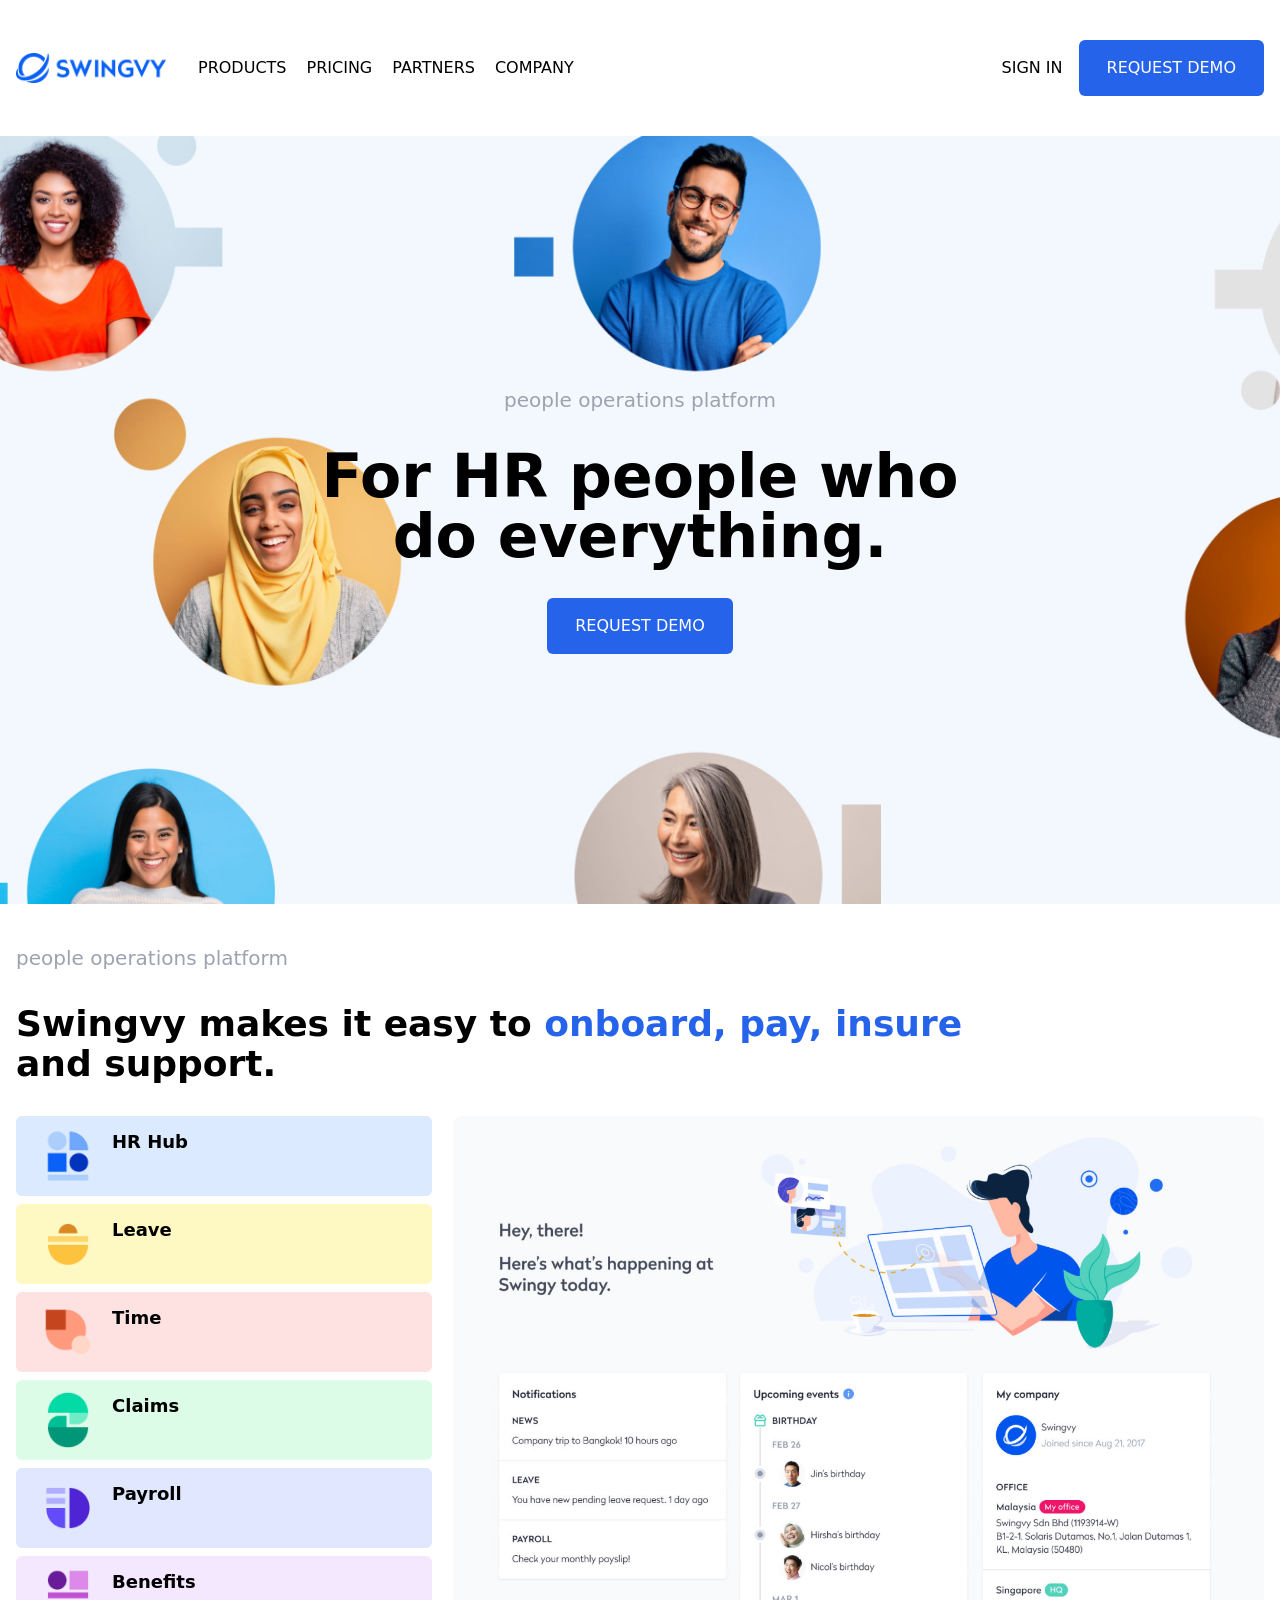
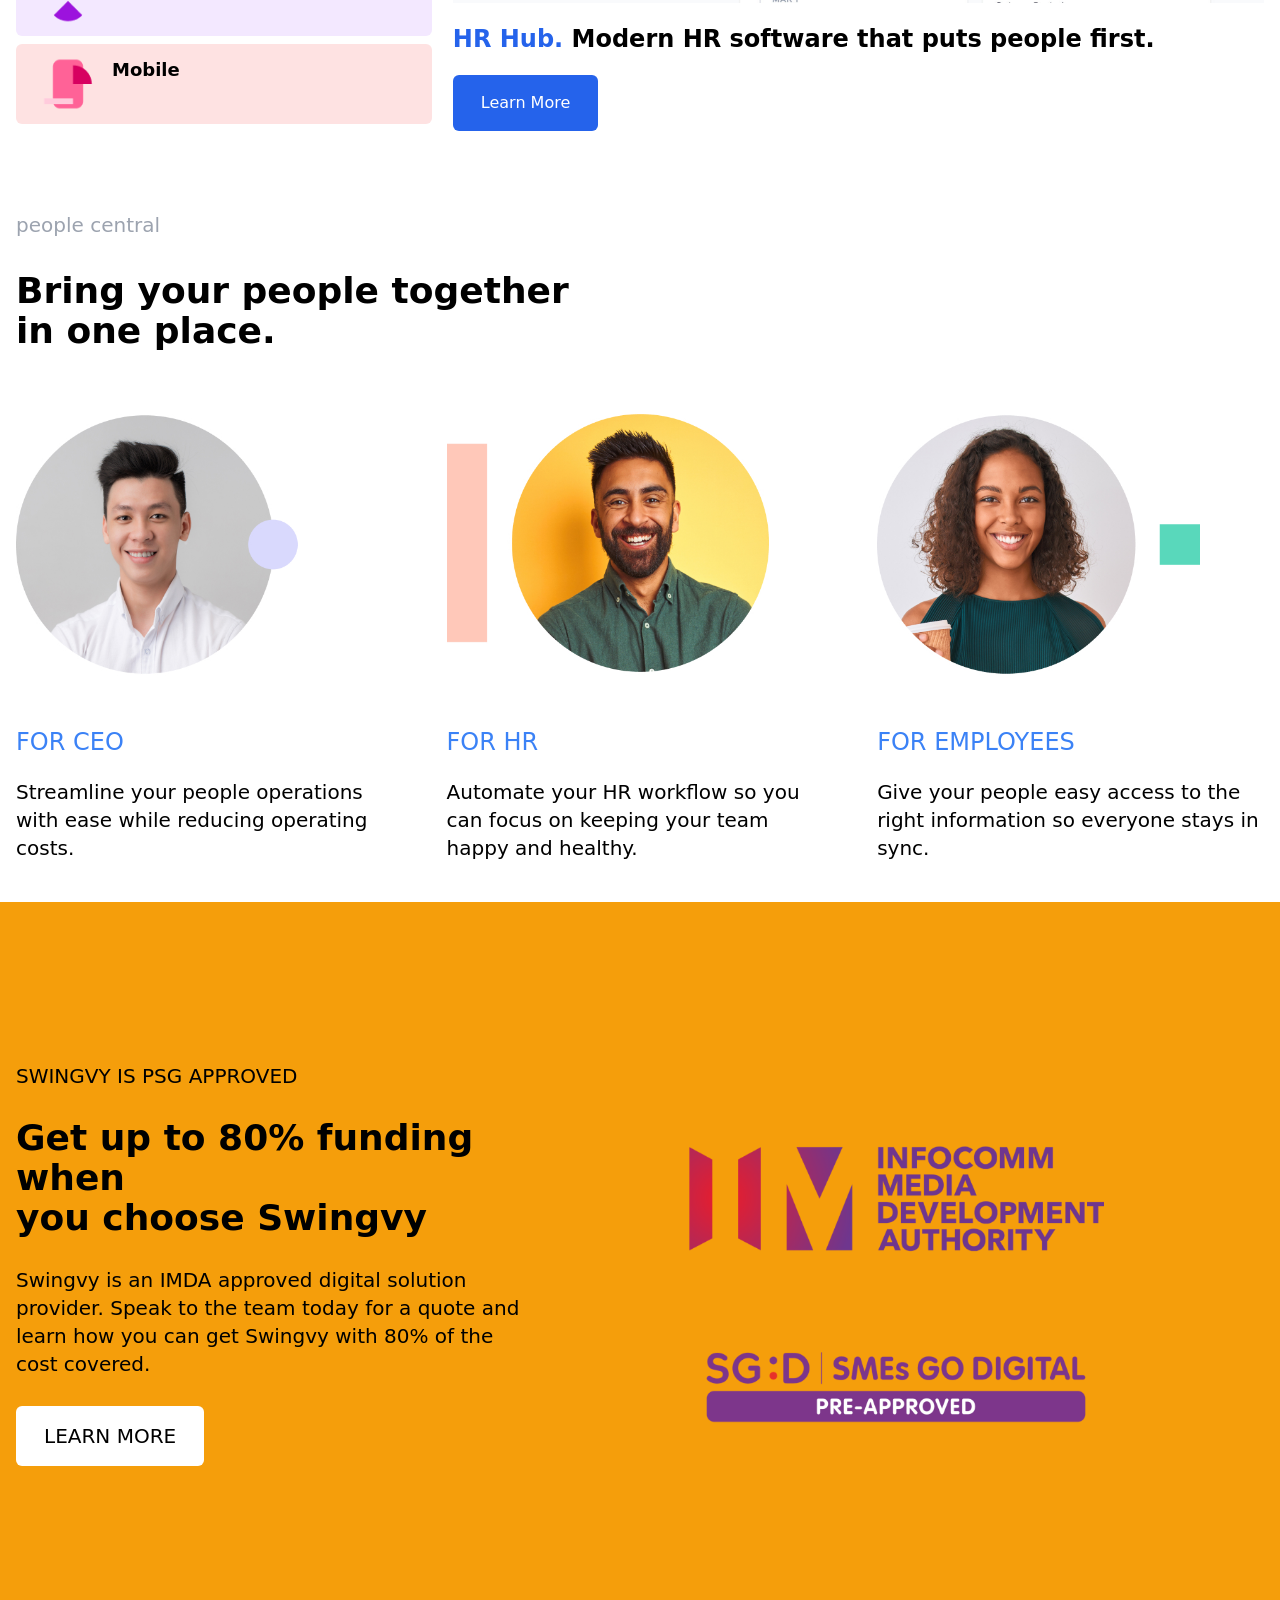
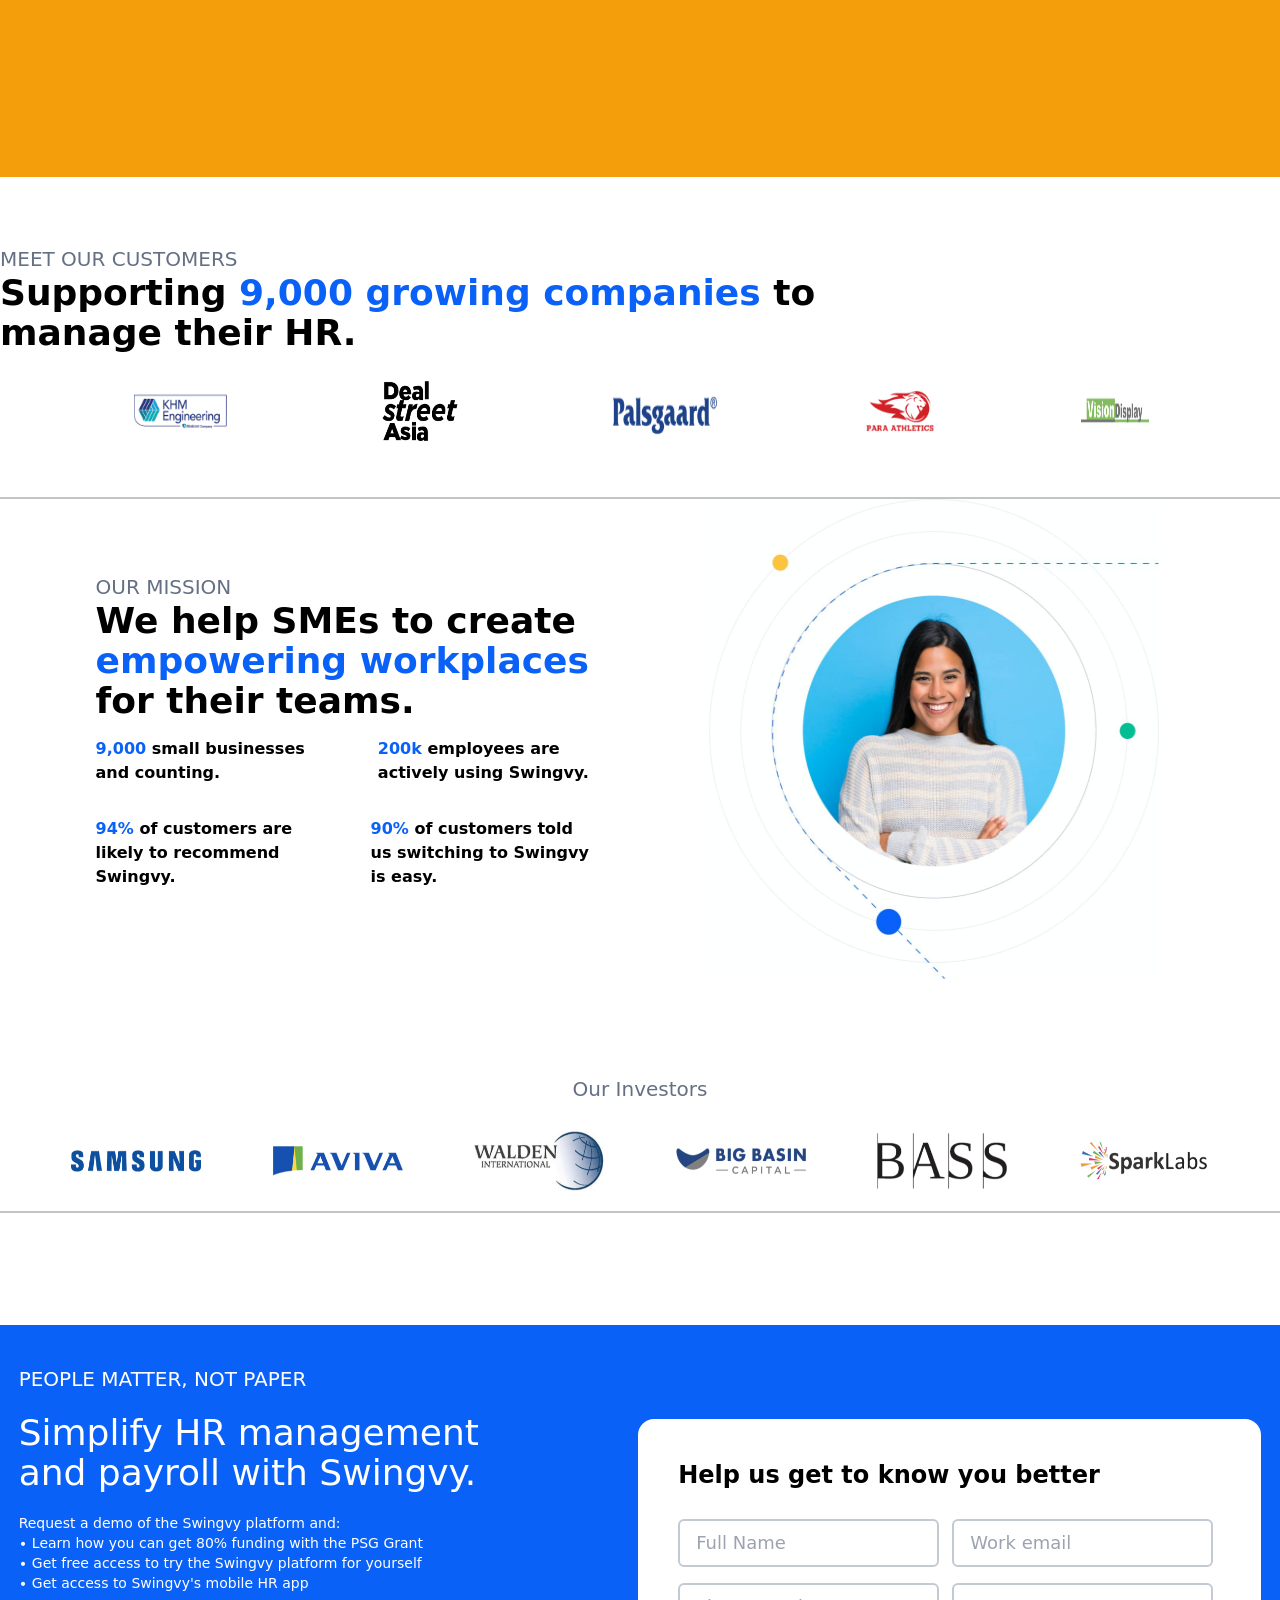
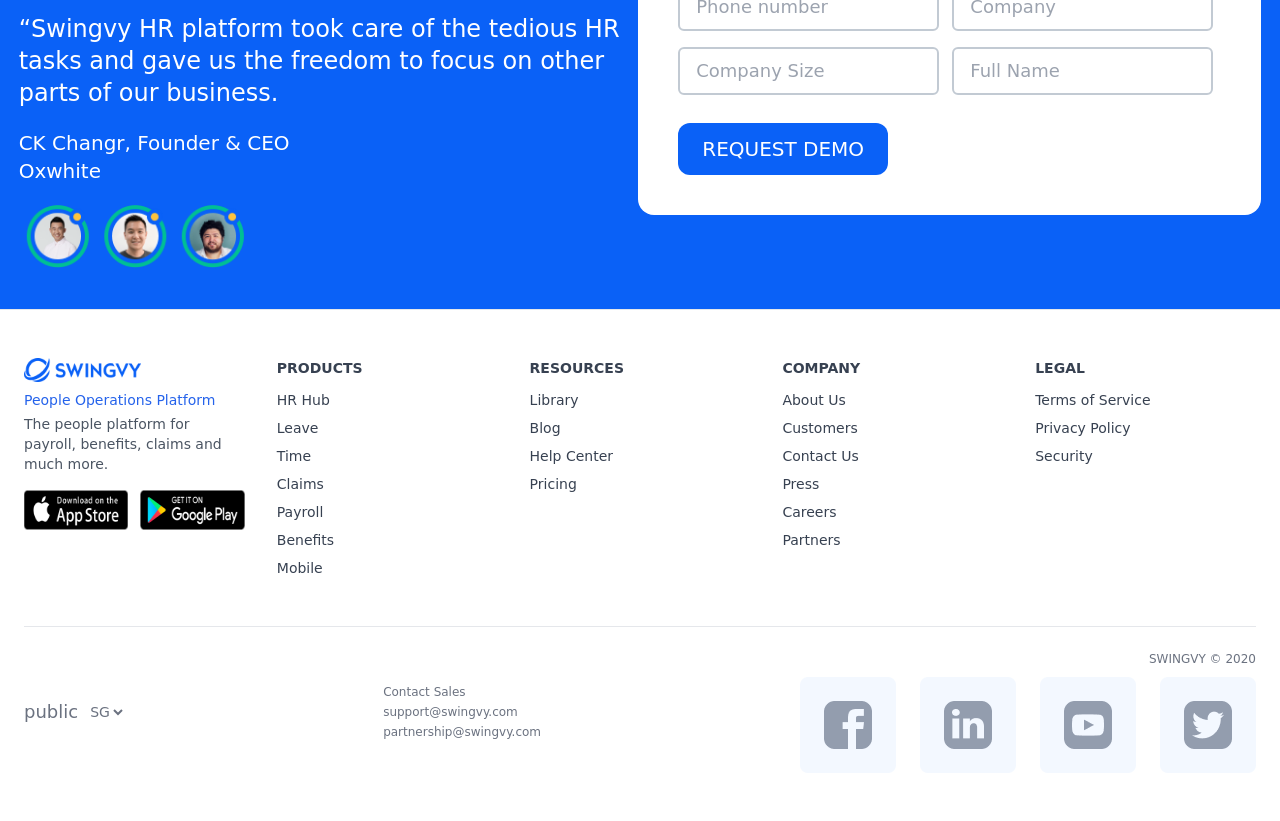
<file: index.html>
<!DOCTYPE html>
<html lang="en">

<head>
    <meta charset="UTF-8">
    <meta name="viewport" content="width=device-width, initial-scale=1.0">
    <title>Document</title>
    <link rel="stylesheet" href="./src/output.css">
</head>

<body>
     <header>
        <nav class="flex px-4 py-10 gap-8 max-w-7xl m-auto items-center justify-between">
            <div class="flex items-center gap-8">
                <img src="./src/img/image.png" class="w-[150px]" alt="">
                <ul class="flex gap-5">
                    <li>PRODUCTS</li>
                    <li>PRICING</li>
                    <li>PARTNERS</li>
                    <li>COMPANY</li>
                </ul>
            </div>
            <div class="flex items-center gap-4">
                <p>SIGN IN</p>
                <button class="bg-blue-600 py-4 px-7 text-white rounded-md">REQUEST DEMO</button>
            </div>
        </nav>

        <div class="back1">
            <section class="flex flex-col px-4 py-[250px] gap-8 max-w-7xl m-auto items-center justify-between">
                <p class="text-xl text-center text-gray-400">people operations platform</p>
                <h1 class="text-center text-6xl font-semibold">For HR people who <br> do everything.</h1>
                <button class="bg-blue-600 py-4 px-7 text-white rounded-md">REQUEST DEMO</button>
            </section>
        </div>
    </header>


    <section class="flex flex-col px-4 py-10 gap-8 max-w-7xl m-auto items-start justify-between">
        <p class="text-xl text-gray-400">people operations platform</p>
        <h2 class="text-4xl font-semibold">Swingvy makes it easy to
            <span class="text-blue-600">onboard, pay, insure</span>
            <br>and support.
        </h2>
        <div class="flex justify-between w-full">
            <aside class="flex flex-col w-1/3 gap-2">
                <article class="space-x-4 flex py-3 px-6 w-full rounded-md bg-blue-100">
                    <img src="./src/img/image copy.png" alt="" class="w-14">
                    <h4 class="text-lg font-semibold">HR Hub</h4>
                </article>
                <article class="space-x-4 flex py-3 px-6 w-full rounded-md bg-yellow-100">
                    <img src="src/img/image copy 2.png" alt="" class="w-14">
                    <h4 class="text-lg font-semibold">Leave</h4>
                </article>
                <article class="space-x-4 flex py-3 px-6 w-full rounded-md bg-red-100">
                    <img src="src/img/image copy 3.png" alt="" class="w-14">
                    <h4 class="text-lg font-semibold">Time</h4>
                </article>
                <article class="space-x-4 flex py-3 px-6 w-full rounded-md bg-green-100">
                    <img src="src/img/image copy 4.png" alt="" class="w-14">
                    <h4 class="text-lg font-semibold">Claims</h4>
                </article>
                <article class="space-x-4 flex py-3 px-6 w-full rounded-md bg-indigo-100">
                    <img src="src/img/image copy 5.png" alt="" class="w-14">
                    <h4 class="text-lg font-semibold">Payroll</h4>
                </article>
                <article class="space-x-4 flex py-3 px-6 w-full rounded-md bg-purple-100">
                    <img src="src/img/image copy 6.png" alt="" class="w-14">
                    <h4 class="text-lg font-semibold">Benefits</h4>
                </article>
                <article class="space-x-4 flex py-3 px-6 w-full rounded-md bg-red-100">
                    <img src="src/img/image copy 7.png" alt="" class="w-14">
                    <h4 class="text-lg font-semibold">Mobile</h4>
                </article>
            </aside>
            <div class="flex flex-col gap-5 w-[65%]">
                <img src="./src/img/image copy 8.png" alt="" class="w-full">
                <h2 class="text-2xl font-semibold">
                    <span class="text-blue-600">HR Hub.</span>
                    Modern HR software that puts people first.
                </h2>
                <button class="bg-blue-600 py-4 px-7 w-fit text-white rounded-md">Learn More</button>

            </div>
        </div>
    </section>

    <section class="flex flex-col px-4 py-10 gap-8 max-w-7xl m-auto items-start justify-between">
        <p class="text-xl text-gray-400">people central</p>
        <h2 class="text-4xl font-semibold">Bring your people together
            <br> in one place.
        </h2>
        <div class="flex flex-row gap-6 justify-between w-full">
            <article class="flex flex-col gap-5 items-start w-[31%]">
                <img src="./src/img/image copy 9.png" class="w-5/6" alt="">
                <h3 class="text-2xl text-blue-500">FOR CEO</h3>
                <p class="text-xl">Streamline your people operations with ease while reducing operating costs.
                </p>
            </article>
            <article class="flex flex-col gap-5 items-start w-[31%]">
                <img src="src/img/image copy 10.png" class="w-5/6" alt="">
                <h3 class="text-2xl text-blue-500">FOR HR</h3>
                <p class="text-xl">Automate your HR workflow so you can focus on keeping your team happy and
                    healthy.</p>
            </article>
            <article class="flex flex-col gap-5 items-start w-[31%]">
                <img src="src/img/image copy 11.png" class="w-5/6" alt="">
                <h3 class="text-2xl text-blue-500">FOR EMPLOYEES</h3>
                <p class="text-xl">Give your people easy access to the right information so everyone stays in
                    sync.</p>
            </article>
        </div>
    </section>
    <div class="bg-amber-500 pb-10">
        <section class="flex flex-col px-4 pt-40 gap-8 max-w-7xl m-auto items-start justify-between lg:flex-row">
            <aside class="flex flex-col w-full lg:w-5/12 gap-7">
                <p class="text-xl ">SWINGVY IS PSG APPROVED</p>
                <h2 class="text-4xl font-semibold">Get up to 80% funding when
                    <br> you choose Swingvy
                </h2>
                <p class="text-xl">Swingvy is an IMDA approved digital solution provider. Speak to the
                    team today for a quote and learn how you can get Swingvy with 80% of the cost covered.</p>
                <button class="bg-white text-xl py-4 px-7 rounded-md w-fit">LEARN MORE</button>
            </aside>
            <img src="src/img/image copy 12.png" class="w-1/3 mr-40" alt="">
        </section>
    </div>

    <section class="max-w-7xl mx-auto py-7 border-b-2 border-[#C4C4C4] mt-10">
        <div>
            <h1 class="text-[#657085] text-xl font-thin">MEET OUR CUSTOMERS</h1>
            <h1 class="text-4xl font-bold">Supporting<span class="text-[#0A61F7]"> 9,000 growing companies
                </span>to<br>manage their HR.</h1>
        </div>
        <div class="flex items-center justify-evenly py-7">
            <img src="./src/img/1.png" alt="" class="h-[60px] w-[100px]">
            <img src="./src/img/2.png" alt="" class="h-[60px] w-[120px]">
            <img src="./src/img/3.png" alt="" class="h-[60px] w-[110px]">
            <img src="./src/img/4.png" alt="" class="h-[60px] w-[100px]">
            <img src="./src/img/5.png" alt="" class="h-[30px] w-[70px]">
        </div>
    </section>

    <section class="max-w-7xl mx-auto flex items-center justify-evenly">
        <aside>
            <div>
                <h1 class="text-[#657085] text-xl font-thin">OUR MISSION</h1>
                <h1 class="text-4xl font-bold">We help SMEs to create
                    <br><span class="text-[#0A61F7]"> empowering workplaces </span>
                    <br>for their teams.
                </h1>
            </div>
            <div class="flex justify-between py-4">
                <h1 class="text-md text-black font-semibold"><span class="text-[#0A61F7]">9,000</span> small
                    businesses<br>and counting.</h1>
                <h1 class="text-md text-black font-semibold"><span class="text-[#0A61F7]">200k</span> employees
                    are<br>actively using Swingvy.</h1>
            </div>
            <div class="flex justify-between py-4">
                <h1 class="text-md text-black font-semibold"><span class="text-[#0A61F7]">94%</span> of customers
                    are<br>likely to recommend<br>Swingvy.</h1>
                <h1 class="text-md text-black font-semibold"><span class="text-[#0A61F7]">90%</span> of customers
                    told<br>us switching to Swingvy<br>is easy.</h1>
            </div>
        </aside>
        <div>
            <img src="./src/img/6.png" alt="" class="h-[480px] w-[500px]">
        </div>
    </section>

    <section class="max-w-7xl mx-auto py-8 pb-28">
        <h1 class="pt-16 font-thin text-[#657085] text-xl text-center pb-7">Our Investors</h1>
        <div class="flex items-center max-w-7xl mx-auto justify-evenly border-b-2 border-[#C4C4C4] pb-5">
            <img src="./src/img/7.png" alt="" class="w-[130px] h-[60px]">
            <img src="./src/img/8.png" alt="" class="w-[130px] h-[60px]">
            <img src="./src/img/9.png" alt="" class="w-[130px] h-[60px]">
            <img src="./src/img/10.png" alt="" class="w-[130px] h-[60px]">
            <img src="./src/img/11.png" alt="" class="w-[130px] h-[60px]">
            <img src="./src/img/12.png" alt="" class="w-[130px] h-[60px]">
        </div>
    </section>

    <footer class="bg-[#0A61F7] text-white flex justify-evenly items-center py-10">
        <aside>
            <h1 class="text-xl font-normal pb-5">PEOPLE MATTER, NOT PAPER</h1>
            <h1 class="text-4xl font-normal pb-5">Simplify HR management<br>and payroll with Swingvy.</h1>
            <div>
                <h1 class="text-sm font-thin">Request a demo of the Swingvy platform and:</h1>
                <h1 class="text-sm font-thin">∙ Learn how you can get 80% funding with the PSG Grant</h1>
                <h1 class="text-sm font-thin">∙ Get free access to try the Swingvy platform for yourself</h1>
                <h1 class="text-sm font-thin pb-5">∙ Get access to Swingvy's mobile HR app</h1>
            </div>
            <h1 class="text-2xl font-normal pb-5">“Swingvy HR platform took care of the tedious HR<br>tasks and gave us
                the freedom to focus on
                other<br>parts of our business.</h1>
            <h1 class="text-xl font-normal">CK Changr, Founder & CEO<br>Oxwhite</h1>
            <img src="./src/img/13.png" alt="" class="w-[500px] h-[64px] mt-5">
        </aside>

        <form action="" class="text-black bg-white px-10 py-10 rounded-2xl">
            <h1 class="text-2xl font-semibold">Help us get to know you better</h1>
            <div class="mt-5">
                <input type="text" placeholder="Full Name"
                    class="text-[#575757] border-2 my-2 w-fit px-4 py-2 border-[#C2CAD3] rounded-md text-lg mr-2">
                <input type="text" placeholder="Work email"
                    class="text-[#575757] border-2 my-2 w-fit px-4 py-2 border-[#C2CAD3] rounded-md text-lg mr-2">
            </div>
            <div>
                <input type="text" placeholder="Phone number"
                    class="text-[#575757] border-2 my-2 w-fit px-4 py-2 border-[#C2CAD3] rounded-md text-lg mr-2">
                <input type="text" placeholder="Company"
                    class="text-[#575757] border-2 my-2 w-fit px-4 py-2 border-[#C2CAD3] rounded-md text-lg mr-2">
            </div>
            <div>
                <input type="text" placeholder="Company Size"
                    class="text-[#575757] border-2 my-2 w-fit px-4 py-2 border-[#C2CAD3] rounded-md text-lg mr-2">
                <input type="text" placeholder="Full Name"
                    class="text-[#575757] border-2 my-2 w-fit px-4 py-2 border-[#C2CAD3] rounded-md text-lg mr-2">
            </div>
            <button class="text-xl text-white bg-[#0A61F7] px-6 py-3 rounded-xl mt-5">REQUEST DEMO</button>
        </form>
    </footer>

    <footer class="bg-white text-gray-700 text-sm border-t">
        <div class="max-w-7xl mx-auto px-6 py-12">
            <div class="grid grid-cols-1 md:grid-cols-5 gap-8">
                <div class="md:col-span-1">
                    <div class="mb-4">
                        <img src="./src/img/14.png" alt="Swingvy Logo" class="h-6 mb-2">
                        <h2 class="text-blue-600 font-medium">People Operations Platform</h2>
                        <p class="mt-1 text-gray-600">The people platform for payroll, benefits, claims and much more.
                        </p>
                    </div>
                    <div class="flex space-x-3 mt-4">
                        <a href="#"><img src="./src/img/15.png" alt="App Store" class="h-10"></a>
                        <a href="#"><img src="./src/img/16.png" alt="Google Play" class="h-10"></a>
                    </div>
                </div>

                <div>
                    <h3 class="font-semibold mb-3">PRODUCTS</h3>
                    <ul class="space-y-2">
                        <li><a href="#" class="hover:underline">HR Hub</a></li>
                        <li><a href="#" class="hover:underline">Leave</a></li>
                        <li><a href="#" class="hover:underline">Time</a></li>
                        <li><a href="#" class="hover:underline">Claims</a></li>
                        <li><a href="#" class="hover:underline">Payroll</a></li>
                        <li><a href="#" class="hover:underline">Benefits</a></li>
                        <li><a href="#" class="hover:underline">Mobile</a></li>
                    </ul>
                </div>

                <div>
                    <h3 class="font-semibold mb-3">RESOURCES</h3>
                    <ul class="space-y-2">
                        <li><a href="#" class="hover:underline">Library</a></li>
                        <li><a href="#" class="hover:underline">Blog</a></li>
                        <li><a href="#" class="hover:underline">Help Center</a></li>
                        <li><a href="#" class="hover:underline">Pricing</a></li>
                    </ul>
                </div>

                <div>
                    <h3 class="font-semibold mb-3">COMPANY</h3>
                    <ul class="space-y-2">
                        <li><a href="#" class="hover:underline">About Us</a></li>
                        <li><a href="#" class="hover:underline">Customers</a></li>
                        <li><a href="#" class="hover:underline">Contact Us</a></li>
                        <li><a href="#" class="hover:underline">Press</a></li>
                        <li><a href="#" class="hover:underline">Careers</a></li>
                        <li><a href="#" class="hover:underline">Partners</a></li>
                    </ul>
                </div>

                <div>
                    <h3 class="font-semibold mb-3">LEGAL</h3>
                    <ul class="space-y-2">
                        <li><a href="#" class="hover:underline">Terms of Service</a></li>
                        <li><a href="#" class="hover:underline">Privacy Policy</a></li>
                        <li><a href="#" class="hover:underline">Security</a></li>
                    </ul>
                </div>
            </div>

            <div
                class="border-t mt-12 pt-6 flex flex-col md:flex-row justify-between items-start md:items-center text-gray-500 text-xs">
                <div class="flex items-center space-x-2 mb-4 md:mb-0">
                    <span class="material-icons text-lg">public</span>
                    <select class="bg-transparent text-sm">
                        <option>SG</option>
                    </select>
                </div>

                <div class="space-y-1 mb-4 md:mb-0">
                    <p>Contact Sales</p>
                    <p><a href="mailto:support@swingvy.com">support@swingvy.com</a></p>
                    <p><a href="mailto:partnership@swingvy.com">partnership@swingvy.com</a></p>
                </div>


                <div class="text-right">
                    <p class="mb-2">SWINGVY © 2020</p>
                    <div class="flex space-x-3">
                        <img src="./src/img/17.png" alt="">
                    </div>
                </div>
            </div>
        </div>
    </footer>

</body>

</html>
</file>
<file: src/output.css>
*, ::before, ::after {
  --tw-border-spacing-x: 0;
  --tw-border-spacing-y: 0;
  --tw-translate-x: 0;
  --tw-translate-y: 0;
  --tw-rotate: 0;
  --tw-skew-x: 0;
  --tw-skew-y: 0;
  --tw-scale-x: 1;
  --tw-scale-y: 1;
  --tw-pan-x:  ;
  --tw-pan-y:  ;
  --tw-pinch-zoom:  ;
  --tw-scroll-snap-strictness: proximity;
  --tw-gradient-from-position:  ;
  --tw-gradient-via-position:  ;
  --tw-gradient-to-position:  ;
  --tw-ordinal:  ;
  --tw-slashed-zero:  ;
  --tw-numeric-figure:  ;
  --tw-numeric-spacing:  ;
  --tw-numeric-fraction:  ;
  --tw-ring-inset:  ;
  --tw-ring-offset-width: 0px;
  --tw-ring-offset-color: #fff;
  --tw-ring-color: rgb(59 130 246 / 0.5);
  --tw-ring-offset-shadow: 0 0 #0000;
  --tw-ring-shadow: 0 0 #0000;
  --tw-shadow: 0 0 #0000;
  --tw-shadow-colored: 0 0 #0000;
  --tw-blur:  ;
  --tw-brightness:  ;
  --tw-contrast:  ;
  --tw-grayscale:  ;
  --tw-hue-rotate:  ;
  --tw-invert:  ;
  --tw-saturate:  ;
  --tw-sepia:  ;
  --tw-drop-shadow:  ;
  --tw-backdrop-blur:  ;
  --tw-backdrop-brightness:  ;
  --tw-backdrop-contrast:  ;
  --tw-backdrop-grayscale:  ;
  --tw-backdrop-hue-rotate:  ;
  --tw-backdrop-invert:  ;
  --tw-backdrop-opacity:  ;
  --tw-backdrop-saturate:  ;
  --tw-backdrop-sepia:  ;
  --tw-contain-size:  ;
  --tw-contain-layout:  ;
  --tw-contain-paint:  ;
  --tw-contain-style:  ;
}

::backdrop {
  --tw-border-spacing-x: 0;
  --tw-border-spacing-y: 0;
  --tw-translate-x: 0;
  --tw-translate-y: 0;
  --tw-rotate: 0;
  --tw-skew-x: 0;
  --tw-skew-y: 0;
  --tw-scale-x: 1;
  --tw-scale-y: 1;
  --tw-pan-x:  ;
  --tw-pan-y:  ;
  --tw-pinch-zoom:  ;
  --tw-scroll-snap-strictness: proximity;
  --tw-gradient-from-position:  ;
  --tw-gradient-via-position:  ;
  --tw-gradient-to-position:  ;
  --tw-ordinal:  ;
  --tw-slashed-zero:  ;
  --tw-numeric-figure:  ;
  --tw-numeric-spacing:  ;
  --tw-numeric-fraction:  ;
  --tw-ring-inset:  ;
  --tw-ring-offset-width: 0px;
  --tw-ring-offset-color: #fff;
  --tw-ring-color: rgb(59 130 246 / 0.5);
  --tw-ring-offset-shadow: 0 0 #0000;
  --tw-ring-shadow: 0 0 #0000;
  --tw-shadow: 0 0 #0000;
  --tw-shadow-colored: 0 0 #0000;
  --tw-blur:  ;
  --tw-brightness:  ;
  --tw-contrast:  ;
  --tw-grayscale:  ;
  --tw-hue-rotate:  ;
  --tw-invert:  ;
  --tw-saturate:  ;
  --tw-sepia:  ;
  --tw-drop-shadow:  ;
  --tw-backdrop-blur:  ;
  --tw-backdrop-brightness:  ;
  --tw-backdrop-contrast:  ;
  --tw-backdrop-grayscale:  ;
  --tw-backdrop-hue-rotate:  ;
  --tw-backdrop-invert:  ;
  --tw-backdrop-opacity:  ;
  --tw-backdrop-saturate:  ;
  --tw-backdrop-sepia:  ;
  --tw-contain-size:  ;
  --tw-contain-layout:  ;
  --tw-contain-paint:  ;
  --tw-contain-style:  ;
}

/*
! tailwindcss v3.4.17 | MIT License | https://tailwindcss.com
*/

/*
1. Prevent padding and border from affecting element width. (https://github.com/mozdevs/cssremedy/issues/4)
2. Allow adding a border to an element by just adding a border-width. (https://github.com/tailwindcss/tailwindcss/pull/116)
*/

*,
::before,
::after {
  box-sizing: border-box;
  /* 1 */
  border-width: 0;
  /* 2 */
  border-style: solid;
  /* 2 */
  border-color: #e5e7eb;
  /* 2 */
}

::before,
::after {
  --tw-content: '';
}

/*
1. Use a consistent sensible line-height in all browsers.
2. Prevent adjustments of font size after orientation changes in iOS.
3. Use a more readable tab size.
4. Use the user's configured `sans` font-family by default.
5. Use the user's configured `sans` font-feature-settings by default.
6. Use the user's configured `sans` font-variation-settings by default.
7. Disable tap highlights on iOS
*/

html,
:host {
  line-height: 1.5;
  /* 1 */
  -webkit-text-size-adjust: 100%;
  /* 2 */
  -moz-tab-size: 4;
  /* 3 */
  -o-tab-size: 4;
     tab-size: 4;
  /* 3 */
  font-family: ui-sans-serif, system-ui, sans-serif, "Apple Color Emoji", "Segoe UI Emoji", "Segoe UI Symbol", "Noto Color Emoji";
  /* 4 */
  font-feature-settings: normal;
  /* 5 */
  font-variation-settings: normal;
  /* 6 */
  -webkit-tap-highlight-color: transparent;
  /* 7 */
}

/*
1. Remove the margin in all browsers.
2. Inherit line-height from `html` so users can set them as a class directly on the `html` element.
*/

body {
  margin: 0;
  /* 1 */
  line-height: inherit;
  /* 2 */
}

/*
1. Add the correct height in Firefox.
2. Correct the inheritance of border color in Firefox. (https://bugzilla.mozilla.org/show_bug.cgi?id=190655)
3. Ensure horizontal rules are visible by default.
*/

hr {
  height: 0;
  /* 1 */
  color: inherit;
  /* 2 */
  border-top-width: 1px;
  /* 3 */
}

/*
Add the correct text decoration in Chrome, Edge, and Safari.
*/

abbr:where([title]) {
  -webkit-text-decoration: underline dotted;
          text-decoration: underline dotted;
}

/*
Remove the default font size and weight for headings.
*/

h1,
h2,
h3,
h4,
h5,
h6 {
  font-size: inherit;
  font-weight: inherit;
}

/*
Reset links to optimize for opt-in styling instead of opt-out.
*/

a {
  color: inherit;
  text-decoration: inherit;
}

/*
Add the correct font weight in Edge and Safari.
*/

b,
strong {
  font-weight: bolder;
}

/*
1. Use the user's configured `mono` font-family by default.
2. Use the user's configured `mono` font-feature-settings by default.
3. Use the user's configured `mono` font-variation-settings by default.
4. Correct the odd `em` font sizing in all browsers.
*/

code,
kbd,
samp,
pre {
  font-family: ui-monospace, SFMono-Regular, Menlo, Monaco, Consolas, "Liberation Mono", "Courier New", monospace;
  /* 1 */
  font-feature-settings: normal;
  /* 2 */
  font-variation-settings: normal;
  /* 3 */
  font-size: 1em;
  /* 4 */
}

/*
Add the correct font size in all browsers.
*/

small {
  font-size: 80%;
}

/*
Prevent `sub` and `sup` elements from affecting the line height in all browsers.
*/

sub,
sup {
  font-size: 75%;
  line-height: 0;
  position: relative;
  vertical-align: baseline;
}

sub {
  bottom: -0.25em;
}

sup {
  top: -0.5em;
}

/*
1. Remove text indentation from table contents in Chrome and Safari. (https://bugs.chromium.org/p/chromium/issues/detail?id=999088, https://bugs.webkit.org/show_bug.cgi?id=201297)
2. Correct table border color inheritance in all Chrome and Safari. (https://bugs.chromium.org/p/chromium/issues/detail?id=935729, https://bugs.webkit.org/show_bug.cgi?id=195016)
3. Remove gaps between table borders by default.
*/

table {
  text-indent: 0;
  /* 1 */
  border-color: inherit;
  /* 2 */
  border-collapse: collapse;
  /* 3 */
}

/*
1. Change the font styles in all browsers.
2. Remove the margin in Firefox and Safari.
3. Remove default padding in all browsers.
*/

button,
input,
optgroup,
select,
textarea {
  font-family: inherit;
  /* 1 */
  font-feature-settings: inherit;
  /* 1 */
  font-variation-settings: inherit;
  /* 1 */
  font-size: 100%;
  /* 1 */
  font-weight: inherit;
  /* 1 */
  line-height: inherit;
  /* 1 */
  letter-spacing: inherit;
  /* 1 */
  color: inherit;
  /* 1 */
  margin: 0;
  /* 2 */
  padding: 0;
  /* 3 */
}

/*
Remove the inheritance of text transform in Edge and Firefox.
*/

button,
select {
  text-transform: none;
}

/*
1. Correct the inability to style clickable types in iOS and Safari.
2. Remove default button styles.
*/

button,
input:where([type='button']),
input:where([type='reset']),
input:where([type='submit']) {
  -webkit-appearance: button;
  /* 1 */
  background-color: transparent;
  /* 2 */
  background-image: none;
  /* 2 */
}

/*
Use the modern Firefox focus style for all focusable elements.
*/

:-moz-focusring {
  outline: auto;
}

/*
Remove the additional `:invalid` styles in Firefox. (https://github.com/mozilla/gecko-dev/blob/2f9eacd9d3d995c937b4251a5557d95d494c9be1/layout/style/res/forms.css#L728-L737)
*/

:-moz-ui-invalid {
  box-shadow: none;
}

/*
Add the correct vertical alignment in Chrome and Firefox.
*/

progress {
  vertical-align: baseline;
}

/*
Correct the cursor style of increment and decrement buttons in Safari.
*/

::-webkit-inner-spin-button,
::-webkit-outer-spin-button {
  height: auto;
}

/*
1. Correct the odd appearance in Chrome and Safari.
2. Correct the outline style in Safari.
*/

[type='search'] {
  -webkit-appearance: textfield;
  /* 1 */
  outline-offset: -2px;
  /* 2 */
}

/*
Remove the inner padding in Chrome and Safari on macOS.
*/

::-webkit-search-decoration {
  -webkit-appearance: none;
}

/*
1. Correct the inability to style clickable types in iOS and Safari.
2. Change font properties to `inherit` in Safari.
*/

::-webkit-file-upload-button {
  -webkit-appearance: button;
  /* 1 */
  font: inherit;
  /* 2 */
}

/*
Add the correct display in Chrome and Safari.
*/

summary {
  display: list-item;
}

/*
Removes the default spacing and border for appropriate elements.
*/

blockquote,
dl,
dd,
h1,
h2,
h3,
h4,
h5,
h6,
hr,
figure,
p,
pre {
  margin: 0;
}

fieldset {
  margin: 0;
  padding: 0;
}

legend {
  padding: 0;
}

ol,
ul,
menu {
  list-style: none;
  margin: 0;
  padding: 0;
}

/*
Reset default styling for dialogs.
*/

dialog {
  padding: 0;
}

/*
Prevent resizing textareas horizontally by default.
*/

textarea {
  resize: vertical;
}

/*
1. Reset the default placeholder opacity in Firefox. (https://github.com/tailwindlabs/tailwindcss/issues/3300)
2. Set the default placeholder color to the user's configured gray 400 color.
*/

input::-moz-placeholder, textarea::-moz-placeholder {
  opacity: 1;
  /* 1 */
  color: #9ca3af;
  /* 2 */
}

input::placeholder,
textarea::placeholder {
  opacity: 1;
  /* 1 */
  color: #9ca3af;
  /* 2 */
}

/*
Set the default cursor for buttons.
*/

button,
[role="button"] {
  cursor: pointer;
}

/*
Make sure disabled buttons don't get the pointer cursor.
*/

:disabled {
  cursor: default;
}

/*
1. Make replaced elements `display: block` by default. (https://github.com/mozdevs/cssremedy/issues/14)
2. Add `vertical-align: middle` to align replaced elements more sensibly by default. (https://github.com/jensimmons/cssremedy/issues/14#issuecomment-634934210)
   This can trigger a poorly considered lint error in some tools but is included by design.
*/

img,
svg,
video,
canvas,
audio,
iframe,
embed,
object {
  display: block;
  /* 1 */
  vertical-align: middle;
  /* 2 */
}

/*
Constrain images and videos to the parent width and preserve their intrinsic aspect ratio. (https://github.com/mozdevs/cssremedy/issues/14)
*/

img,
video {
  max-width: 100%;
  height: auto;
}

/* Make elements with the HTML hidden attribute stay hidden by default */

[hidden]:where(:not([hidden="until-found"])) {
  display: none;
}

.container {
  width: 100%;
}

@media (min-width: 640px) {
  .container {
    max-width: 640px;
  }
}

@media (min-width: 768px) {
  .container {
    max-width: 768px;
  }
}

@media (min-width: 1024px) {
  .container {
    max-width: 1024px;
  }
}

@media (min-width: 1280px) {
  .container {
    max-width: 1280px;
  }
}

@media (min-width: 1536px) {
  .container {
    max-width: 1536px;
  }
}

.sr-only {
  position: absolute;
  width: 1px;
  height: 1px;
  padding: 0;
  margin: -1px;
  overflow: hidden;
  clip: rect(0, 0, 0, 0);
  white-space: nowrap;
  border-width: 0;
}

.not-sr-only {
  position: static;
  width: auto;
  height: auto;
  padding: 0;
  margin: 0;
  overflow: visible;
  clip: auto;
  white-space: normal;
}

.pointer-events-none {
  pointer-events: none;
}

.pointer-events-auto {
  pointer-events: auto;
}

.\!visible {
  visibility: visible !important;
}

.visible {
  visibility: visible;
}

.invisible {
  visibility: hidden;
}

.collapse {
  visibility: collapse;
}

.static {
  position: static;
}

.fixed {
  position: fixed;
}

.absolute {
  position: absolute;
}

.relative {
  position: relative;
}

.sticky {
  position: sticky;
}

.-inset-1 {
  inset: -0.25rem;
}

.end-1 {
  inset-inline-end: 0.25rem;
}

.isolate {
  isolation: isolate;
}

.isolation-auto {
  isolation: auto;
}

.float-start {
  float: inline-start;
}

.float-end {
  float: inline-end;
}

.float-right {
  float: right;
}

.float-left {
  float: left;
}

.float-none {
  float: none;
}

.clear-start {
  clear: inline-start;
}

.clear-end {
  clear: inline-end;
}

.clear-left {
  clear: left;
}

.clear-right {
  clear: right;
}

.clear-both {
  clear: both;
}

.clear-none {
  clear: none;
}

.m-auto {
  margin: auto;
}

.mx-auto {
  margin-left: auto;
  margin-right: auto;
}

.my-2 {
  margin-top: 0.5rem;
  margin-bottom: 0.5rem;
}

.mb-2 {
  margin-bottom: 0.5rem;
}

.mb-3 {
  margin-bottom: 0.75rem;
}

.mb-4 {
  margin-bottom: 1rem;
}

.mr-2 {
  margin-right: 0.5rem;
}

.mr-40 {
  margin-right: 10rem;
}

.mt-1 {
  margin-top: 0.25rem;
}

.mt-10 {
  margin-top: 2.5rem;
}

.mt-12 {
  margin-top: 3rem;
}

.mt-2 {
  margin-top: 0.5rem;
}

.mt-4 {
  margin-top: 1rem;
}

.mt-5 {
  margin-top: 1.25rem;
}

.box-border {
  box-sizing: border-box;
}

.box-content {
  box-sizing: content-box;
}

.line-clamp-none {
  overflow: visible;
  display: block;
  -webkit-box-orient: horizontal;
  -webkit-line-clamp: none;
}

.block {
  display: block;
}

.inline-block {
  display: inline-block;
}

.inline {
  display: inline;
}

.flex {
  display: flex;
}

.inline-flex {
  display: inline-flex;
}

.table {
  display: table;
}

.inline-table {
  display: inline-table;
}

.table-caption {
  display: table-caption;
}

.table-cell {
  display: table-cell;
}

.table-column {
  display: table-column;
}

.table-column-group {
  display: table-column-group;
}

.table-footer-group {
  display: table-footer-group;
}

.table-header-group {
  display: table-header-group;
}

.table-row-group {
  display: table-row-group;
}

.table-row {
  display: table-row;
}

.flow-root {
  display: flow-root;
}

.grid {
  display: grid;
}

.inline-grid {
  display: inline-grid;
}

.contents {
  display: contents;
}

.list-item {
  display: list-item;
}

.hidden {
  display: none;
}

.h-10 {
  height: 2.5rem;
}

.h-6 {
  height: 1.5rem;
}

.h-\[30px\] {
  height: 30px;
}

.h-\[480px\] {
  height: 480px;
}

.h-\[60px\] {
  height: 60px;
}

.h-\[64px\] {
  height: 64px;
}

.w-1\/3 {
  width: 33.333333%;
}

.w-14 {
  width: 3.5rem;
}

.w-5\/6 {
  width: 83.333333%;
}

.w-\[100px\] {
  width: 100px;
}

.w-\[110px\] {
  width: 110px;
}

.w-\[120px\] {
  width: 120px;
}

.w-\[130px\] {
  width: 130px;
}

.w-\[150px\] {
  width: 150px;
}

.w-\[31\%\] {
  width: 31%;
}

.w-\[500px\] {
  width: 500px;
}

.w-\[65\%\] {
  width: 65%;
}

.w-\[70px\] {
  width: 70px;
}

.w-\[this-is\\\\\] {
  width: this-is\\;
}

.w-\[this-is\] {
  width: this-is;
}

.w-\[weird-and-invalid\] {
  width: weird-and-invalid;
}

.w-fit {
  width: -moz-fit-content;
  width: fit-content;
}

.w-full {
  width: 100%;
}

.max-w-7xl {
  max-width: 80rem;
}

.flex-shrink {
  flex-shrink: 1;
}

.shrink {
  flex-shrink: 1;
}

.flex-grow {
  flex-grow: 1;
}

.grow {
  flex-grow: 1;
}

.table-auto {
  table-layout: auto;
}

.table-fixed {
  table-layout: fixed;
}

.caption-top {
  caption-side: top;
}

.caption-bottom {
  caption-side: bottom;
}

.border-collapse {
  border-collapse: collapse;
}

.border-separate {
  border-collapse: separate;
}

.\!transform {
  transform: translate(var(--tw-translate-x), var(--tw-translate-y)) rotate(var(--tw-rotate)) skewX(var(--tw-skew-x)) skewY(var(--tw-skew-y)) scaleX(var(--tw-scale-x)) scaleY(var(--tw-scale-y)) !important;
}

.transform {
  transform: translate(var(--tw-translate-x), var(--tw-translate-y)) rotate(var(--tw-rotate)) skewX(var(--tw-skew-x)) skewY(var(--tw-skew-y)) scaleX(var(--tw-scale-x)) scaleY(var(--tw-scale-y));
}

.transform-cpu {
  transform: translate(var(--tw-translate-x), var(--tw-translate-y)) rotate(var(--tw-rotate)) skewX(var(--tw-skew-x)) skewY(var(--tw-skew-y)) scaleX(var(--tw-scale-x)) scaleY(var(--tw-scale-y));
}

.transform-gpu {
  transform: translate3d(var(--tw-translate-x), var(--tw-translate-y), 0) rotate(var(--tw-rotate)) skewX(var(--tw-skew-x)) skewY(var(--tw-skew-y)) scaleX(var(--tw-scale-x)) scaleY(var(--tw-scale-y));
}

.transform-none {
  transform: none;
}

.touch-auto {
  touch-action: auto;
}

.touch-none {
  touch-action: none;
}

.touch-pan-x {
  --tw-pan-x: pan-x;
  touch-action: var(--tw-pan-x) var(--tw-pan-y) var(--tw-pinch-zoom);
}

.touch-pan-left {
  --tw-pan-x: pan-left;
  touch-action: var(--tw-pan-x) var(--tw-pan-y) var(--tw-pinch-zoom);
}

.touch-pan-right {
  --tw-pan-x: pan-right;
  touch-action: var(--tw-pan-x) var(--tw-pan-y) var(--tw-pinch-zoom);
}

.touch-pan-y {
  --tw-pan-y: pan-y;
  touch-action: var(--tw-pan-x) var(--tw-pan-y) var(--tw-pinch-zoom);
}

.touch-pan-up {
  --tw-pan-y: pan-up;
  touch-action: var(--tw-pan-x) var(--tw-pan-y) var(--tw-pinch-zoom);
}

.touch-pan-down {
  --tw-pan-y: pan-down;
  touch-action: var(--tw-pan-x) var(--tw-pan-y) var(--tw-pinch-zoom);
}

.touch-pinch-zoom {
  --tw-pinch-zoom: pinch-zoom;
  touch-action: var(--tw-pan-x) var(--tw-pan-y) var(--tw-pinch-zoom);
}

.touch-manipulation {
  touch-action: manipulation;
}

.select-none {
  -webkit-user-select: none;
     -moz-user-select: none;
          user-select: none;
}

.select-text {
  -webkit-user-select: text;
     -moz-user-select: text;
          user-select: text;
}

.select-all {
  -webkit-user-select: all;
     -moz-user-select: all;
          user-select: all;
}

.select-auto {
  -webkit-user-select: auto;
     -moz-user-select: auto;
          user-select: auto;
}

.resize-none {
  resize: none;
}

.resize-y {
  resize: vertical;
}

.resize-x {
  resize: horizontal;
}

.resize {
  resize: both;
}

.snap-none {
  scroll-snap-type: none;
}

.snap-x {
  scroll-snap-type: x var(--tw-scroll-snap-strictness);
}

.snap-y {
  scroll-snap-type: y var(--tw-scroll-snap-strictness);
}

.snap-both {
  scroll-snap-type: both var(--tw-scroll-snap-strictness);
}

.snap-mandatory {
  --tw-scroll-snap-strictness: mandatory;
}

.snap-proximity {
  --tw-scroll-snap-strictness: proximity;
}

.snap-start {
  scroll-snap-align: start;
}

.snap-end {
  scroll-snap-align: end;
}

.snap-center {
  scroll-snap-align: center;
}

.snap-align-none {
  scroll-snap-align: none;
}

.snap-normal {
  scroll-snap-stop: normal;
}

.snap-always {
  scroll-snap-stop: always;
}

.list-inside {
  list-style-position: inside;
}

.list-outside {
  list-style-position: outside;
}

.appearance-none {
  -webkit-appearance: none;
     -moz-appearance: none;
          appearance: none;
}

.appearance-auto {
  -webkit-appearance: auto;
     -moz-appearance: auto;
          appearance: auto;
}

.break-before-auto {
  -moz-column-break-before: auto;
       break-before: auto;
}

.break-before-avoid {
  -moz-column-break-before: avoid;
       break-before: avoid;
}

.break-before-all {
  -moz-column-break-before: all;
       break-before: all;
}

.break-before-avoid-page {
  -moz-column-break-before: avoid;
       break-before: avoid-page;
}

.break-before-page {
  -moz-column-break-before: page;
       break-before: page;
}

.break-before-left {
  -moz-column-break-before: left;
       break-before: left;
}

.break-before-right {
  -moz-column-break-before: right;
       break-before: right;
}

.break-before-column {
  -moz-column-break-before: column;
       break-before: column;
}

.break-inside-auto {
  -moz-column-break-inside: auto;
       break-inside: auto;
}

.break-inside-avoid {
  -moz-column-break-inside: avoid;
       break-inside: avoid;
}

.break-inside-avoid-page {
  break-inside: avoid-page;
}

.break-inside-avoid-column {
  -moz-column-break-inside: avoid;
       break-inside: avoid-column;
}

.break-after-auto {
  -moz-column-break-after: auto;
       break-after: auto;
}

.break-after-avoid {
  -moz-column-break-after: avoid;
       break-after: avoid;
}

.break-after-all {
  -moz-column-break-after: all;
       break-after: all;
}

.break-after-avoid-page {
  -moz-column-break-after: avoid;
       break-after: avoid-page;
}

.break-after-page {
  -moz-column-break-after: page;
       break-after: page;
}

.break-after-left {
  -moz-column-break-after: left;
       break-after: left;
}

.break-after-right {
  -moz-column-break-after: right;
       break-after: right;
}

.break-after-column {
  -moz-column-break-after: column;
       break-after: column;
}

.grid-flow-row {
  grid-auto-flow: row;
}

.grid-flow-col {
  grid-auto-flow: column;
}

.grid-flow-dense {
  grid-auto-flow: dense;
}

.grid-flow-row-dense {
  grid-auto-flow: row dense;
}

.grid-flow-col-dense {
  grid-auto-flow: column dense;
}

.grid-cols-1 {
  grid-template-columns: repeat(1, minmax(0, 1fr));
}

.flex-row {
  flex-direction: row;
}

.flex-row-reverse {
  flex-direction: row-reverse;
}

.flex-col {
  flex-direction: column;
}

.flex-col-reverse {
  flex-direction: column-reverse;
}

.flex-wrap {
  flex-wrap: wrap;
}

.flex-wrap-reverse {
  flex-wrap: wrap-reverse;
}

.flex-nowrap {
  flex-wrap: nowrap;
}

.place-content-center {
  place-content: center;
}

.place-content-start {
  place-content: start;
}

.place-content-end {
  place-content: end;
}

.place-content-between {
  place-content: space-between;
}

.place-content-around {
  place-content: space-around;
}

.place-content-evenly {
  place-content: space-evenly;
}

.place-content-baseline {
  place-content: baseline;
}

.place-content-stretch {
  place-content: stretch;
}

.place-items-start {
  place-items: start;
}

.place-items-end {
  place-items: end;
}

.place-items-center {
  place-items: center;
}

.place-items-baseline {
  place-items: baseline;
}

.place-items-stretch {
  place-items: stretch;
}

.content-normal {
  align-content: normal;
}

.content-center {
  align-content: center;
}

.content-start {
  align-content: flex-start;
}

.content-end {
  align-content: flex-end;
}

.content-between {
  align-content: space-between;
}

.content-around {
  align-content: space-around;
}

.content-evenly {
  align-content: space-evenly;
}

.content-baseline {
  align-content: baseline;
}

.content-stretch {
  align-content: stretch;
}

.items-start {
  align-items: flex-start;
}

.items-end {
  align-items: flex-end;
}

.items-center {
  align-items: center;
}

.items-baseline {
  align-items: baseline;
}

.items-stretch {
  align-items: stretch;
}

.justify-normal {
  justify-content: normal;
}

.justify-start {
  justify-content: flex-start;
}

.justify-end {
  justify-content: flex-end;
}

.justify-center {
  justify-content: center;
}

.justify-between {
  justify-content: space-between;
}

.justify-around {
  justify-content: space-around;
}

.justify-evenly {
  justify-content: space-evenly;
}

.justify-stretch {
  justify-content: stretch;
}

.justify-items-start {
  justify-items: start;
}

.justify-items-end {
  justify-items: end;
}

.justify-items-center {
  justify-items: center;
}

.justify-items-stretch {
  justify-items: stretch;
}

.gap-2 {
  gap: 0.5rem;
}

.gap-4 {
  gap: 1rem;
}

.gap-5 {
  gap: 1.25rem;
}

.gap-6 {
  gap: 1.5rem;
}

.gap-7 {
  gap: 1.75rem;
}

.gap-8 {
  gap: 2rem;
}

.space-x-2 > :not([hidden]) ~ :not([hidden]) {
  --tw-space-x-reverse: 0;
  margin-right: calc(0.5rem * var(--tw-space-x-reverse));
  margin-left: calc(0.5rem * calc(1 - var(--tw-space-x-reverse)));
}

.space-x-3 > :not([hidden]) ~ :not([hidden]) {
  --tw-space-x-reverse: 0;
  margin-right: calc(0.75rem * var(--tw-space-x-reverse));
  margin-left: calc(0.75rem * calc(1 - var(--tw-space-x-reverse)));
}

.space-x-4 > :not([hidden]) ~ :not([hidden]) {
  --tw-space-x-reverse: 0;
  margin-right: calc(1rem * var(--tw-space-x-reverse));
  margin-left: calc(1rem * calc(1 - var(--tw-space-x-reverse)));
}

.space-y-1 > :not([hidden]) ~ :not([hidden]) {
  --tw-space-y-reverse: 0;
  margin-top: calc(0.25rem * calc(1 - var(--tw-space-y-reverse)));
  margin-bottom: calc(0.25rem * var(--tw-space-y-reverse));
}

.space-y-2 > :not([hidden]) ~ :not([hidden]) {
  --tw-space-y-reverse: 0;
  margin-top: calc(0.5rem * calc(1 - var(--tw-space-y-reverse)));
  margin-bottom: calc(0.5rem * var(--tw-space-y-reverse));
}

.space-y-reverse > :not([hidden]) ~ :not([hidden]) {
  --tw-space-y-reverse: 1;
}

.space-x-reverse > :not([hidden]) ~ :not([hidden]) {
  --tw-space-x-reverse: 1;
}

.divide-x > :not([hidden]) ~ :not([hidden]) {
  --tw-divide-x-reverse: 0;
  border-right-width: calc(1px * var(--tw-divide-x-reverse));
  border-left-width: calc(1px * calc(1 - var(--tw-divide-x-reverse)));
}

.divide-y > :not([hidden]) ~ :not([hidden]) {
  --tw-divide-y-reverse: 0;
  border-top-width: calc(1px * calc(1 - var(--tw-divide-y-reverse)));
  border-bottom-width: calc(1px * var(--tw-divide-y-reverse));
}

.divide-y-reverse > :not([hidden]) ~ :not([hidden]) {
  --tw-divide-y-reverse: 1;
}

.divide-x-reverse > :not([hidden]) ~ :not([hidden]) {
  --tw-divide-x-reverse: 1;
}

.divide-solid > :not([hidden]) ~ :not([hidden]) {
  border-style: solid;
}

.divide-dashed > :not([hidden]) ~ :not([hidden]) {
  border-style: dashed;
}

.divide-dotted > :not([hidden]) ~ :not([hidden]) {
  border-style: dotted;
}

.divide-double > :not([hidden]) ~ :not([hidden]) {
  border-style: double;
}

.divide-none > :not([hidden]) ~ :not([hidden]) {
  border-style: none;
}

.place-self-auto {
  place-self: auto;
}

.place-self-start {
  place-self: start;
}

.place-self-end {
  place-self: end;
}

.place-self-center {
  place-self: center;
}

.place-self-stretch {
  place-self: stretch;
}

.self-auto {
  align-self: auto;
}

.self-start {
  align-self: flex-start;
}

.self-end {
  align-self: flex-end;
}

.self-center {
  align-self: center;
}

.self-stretch {
  align-self: stretch;
}

.self-baseline {
  align-self: baseline;
}

.justify-self-auto {
  justify-self: auto;
}

.justify-self-start {
  justify-self: start;
}

.justify-self-end {
  justify-self: end;
}

.justify-self-center {
  justify-self: center;
}

.justify-self-stretch {
  justify-self: stretch;
}

.overflow-auto {
  overflow: auto;
}

.overflow-hidden {
  overflow: hidden;
}

.overflow-clip {
  overflow: clip;
}

.overflow-visible {
  overflow: visible;
}

.overflow-scroll {
  overflow: scroll;
}

.overflow-x-auto {
  overflow-x: auto;
}

.overflow-y-auto {
  overflow-y: auto;
}

.overflow-x-hidden {
  overflow-x: hidden;
}

.overflow-y-hidden {
  overflow-y: hidden;
}

.overflow-x-clip {
  overflow-x: clip;
}

.overflow-y-clip {
  overflow-y: clip;
}

.overflow-x-visible {
  overflow-x: visible;
}

.overflow-y-visible {
  overflow-y: visible;
}

.overflow-x-scroll {
  overflow-x: scroll;
}

.overflow-y-scroll {
  overflow-y: scroll;
}

.overscroll-auto {
  overscroll-behavior: auto;
}

.overscroll-contain {
  overscroll-behavior: contain;
}

.overscroll-none {
  overscroll-behavior: none;
}

.overscroll-y-auto {
  overscroll-behavior-y: auto;
}

.overscroll-y-contain {
  overscroll-behavior-y: contain;
}

.overscroll-y-none {
  overscroll-behavior-y: none;
}

.overscroll-x-auto {
  overscroll-behavior-x: auto;
}

.overscroll-x-contain {
  overscroll-behavior-x: contain;
}

.overscroll-x-none {
  overscroll-behavior-x: none;
}

.scroll-auto {
  scroll-behavior: auto;
}

.scroll-smooth {
  scroll-behavior: smooth;
}

.truncate {
  overflow: hidden;
  text-overflow: ellipsis;
  white-space: nowrap;
}

.overflow-ellipsis {
  text-overflow: ellipsis;
}

.text-ellipsis {
  text-overflow: ellipsis;
}

.text-clip {
  text-overflow: clip;
}

.hyphens-none {
  -webkit-hyphens: none;
          hyphens: none;
}

.hyphens-manual {
  -webkit-hyphens: manual;
          hyphens: manual;
}

.hyphens-auto {
  -webkit-hyphens: auto;
          hyphens: auto;
}

.whitespace-normal {
  white-space: normal;
}

.whitespace-nowrap {
  white-space: nowrap;
}

.whitespace-pre {
  white-space: pre;
}

.whitespace-pre-line {
  white-space: pre-line;
}

.whitespace-pre-wrap {
  white-space: pre-wrap;
}

.whitespace-break-spaces {
  white-space: break-spaces;
}

.text-wrap {
  text-wrap: wrap;
}

.text-nowrap {
  text-wrap: nowrap;
}

.text-balance {
  text-wrap: balance;
}

.text-pretty {
  text-wrap: pretty;
}

.break-normal {
  overflow-wrap: normal;
  word-break: normal;
}

.break-words {
  overflow-wrap: break-word;
}

.break-all {
  word-break: break-all;
}

.break-keep {
  word-break: keep-all;
}

.rounded {
  border-radius: 0.25rem;
}

.rounded-2xl {
  border-radius: 1rem;
}

.rounded-md {
  border-radius: 0.375rem;
}

.rounded-xl {
  border-radius: 0.75rem;
}

.rounded-b {
  border-bottom-right-radius: 0.25rem;
  border-bottom-left-radius: 0.25rem;
}

.rounded-e {
  border-start-end-radius: 0.25rem;
  border-end-end-radius: 0.25rem;
}

.rounded-l {
  border-top-left-radius: 0.25rem;
  border-bottom-left-radius: 0.25rem;
}

.rounded-r {
  border-top-right-radius: 0.25rem;
  border-bottom-right-radius: 0.25rem;
}

.rounded-s {
  border-start-start-radius: 0.25rem;
  border-end-start-radius: 0.25rem;
}

.rounded-t {
  border-top-left-radius: 0.25rem;
  border-top-right-radius: 0.25rem;
}

.rounded-bl {
  border-bottom-left-radius: 0.25rem;
}

.rounded-br {
  border-bottom-right-radius: 0.25rem;
}

.rounded-ee {
  border-end-end-radius: 0.25rem;
}

.rounded-es {
  border-end-start-radius: 0.25rem;
}

.rounded-se {
  border-start-end-radius: 0.25rem;
}

.rounded-ss {
  border-start-start-radius: 0.25rem;
}

.rounded-tl {
  border-top-left-radius: 0.25rem;
}

.rounded-tr {
  border-top-right-radius: 0.25rem;
}

.border {
  border-width: 1px;
}

.border-2 {
  border-width: 2px;
}

.border-x {
  border-left-width: 1px;
  border-right-width: 1px;
}

.border-y {
  border-top-width: 1px;
  border-bottom-width: 1px;
}

.border-b {
  border-bottom-width: 1px;
}

.border-b-2 {
  border-bottom-width: 2px;
}

.border-e {
  border-inline-end-width: 1px;
}

.border-l {
  border-left-width: 1px;
}

.border-r {
  border-right-width: 1px;
}

.border-s {
  border-inline-start-width: 1px;
}

.border-t {
  border-top-width: 1px;
}

.border-solid {
  border-style: solid;
}

.border-dashed {
  border-style: dashed;
}

.border-dotted {
  border-style: dotted;
}

.border-double {
  border-style: double;
}

.border-hidden {
  border-style: hidden;
}

.border-none {
  border-style: none;
}

.border-\[\#C2CAD3\] {
  --tw-border-opacity: 1;
  border-color: rgb(194 202 211 / var(--tw-border-opacity, 1));
}

.border-\[\#C4C4C4\] {
  --tw-border-opacity: 1;
  border-color: rgb(196 196 196 / var(--tw-border-opacity, 1));
}

.bg-\[\#0A61F7\] {
  --tw-bg-opacity: 1;
  background-color: rgb(10 97 247 / var(--tw-bg-opacity, 1));
}

.bg-\[rgb\(255\2c 0\2c 0\)\] {
  --tw-bg-opacity: 1;
  background-color: rgb(255 0 0 / var(--tw-bg-opacity, 1));
}

.bg-amber-500 {
  --tw-bg-opacity: 1;
  background-color: rgb(245 158 11 / var(--tw-bg-opacity, 1));
}

.bg-blue-100 {
  --tw-bg-opacity: 1;
  background-color: rgb(219 234 254 / var(--tw-bg-opacity, 1));
}

.bg-blue-600 {
  --tw-bg-opacity: 1;
  background-color: rgb(37 99 235 / var(--tw-bg-opacity, 1));
}

.bg-green-100 {
  --tw-bg-opacity: 1;
  background-color: rgb(220 252 231 / var(--tw-bg-opacity, 1));
}

.bg-indigo-100 {
  --tw-bg-opacity: 1;
  background-color: rgb(224 231 255 / var(--tw-bg-opacity, 1));
}

.bg-purple-100 {
  --tw-bg-opacity: 1;
  background-color: rgb(243 232 255 / var(--tw-bg-opacity, 1));
}

.bg-red-100 {
  --tw-bg-opacity: 1;
  background-color: rgb(254 226 226 / var(--tw-bg-opacity, 1));
}

.bg-transparent {
  background-color: transparent;
}

.bg-white {
  --tw-bg-opacity: 1;
  background-color: rgb(255 255 255 / var(--tw-bg-opacity, 1));
}

.bg-yellow-100 {
  --tw-bg-opacity: 1;
  background-color: rgb(254 249 195 / var(--tw-bg-opacity, 1));
}

.decoration-slice {
  -webkit-box-decoration-break: slice;
          box-decoration-break: slice;
}

.decoration-clone {
  -webkit-box-decoration-break: clone;
          box-decoration-break: clone;
}

.box-decoration-slice {
  -webkit-box-decoration-break: slice;
          box-decoration-break: slice;
}

.box-decoration-clone {
  -webkit-box-decoration-break: clone;
          box-decoration-break: clone;
}

.bg-fixed {
  background-attachment: fixed;
}

.bg-local {
  background-attachment: local;
}

.bg-scroll {
  background-attachment: scroll;
}

.bg-clip-border {
  background-clip: border-box;
}

.bg-clip-padding {
  background-clip: padding-box;
}

.bg-clip-content {
  background-clip: content-box;
}

.bg-clip-text {
  -webkit-background-clip: text;
          background-clip: text;
}

.bg-repeat {
  background-repeat: repeat;
}

.bg-no-repeat {
  background-repeat: no-repeat;
}

.bg-repeat-x {
  background-repeat: repeat-x;
}

.bg-repeat-y {
  background-repeat: repeat-y;
}

.bg-repeat-round {
  background-repeat: round;
}

.bg-repeat-space {
  background-repeat: space;
}

.bg-origin-border {
  background-origin: border-box;
}

.bg-origin-padding {
  background-origin: padding-box;
}

.bg-origin-content {
  background-origin: content-box;
}

.object-contain {
  -o-object-fit: contain;
     object-fit: contain;
}

.object-cover {
  -o-object-fit: cover;
     object-fit: cover;
}

.object-fill {
  -o-object-fit: fill;
     object-fit: fill;
}

.object-none {
  -o-object-fit: none;
     object-fit: none;
}

.object-scale-down {
  -o-object-fit: scale-down;
     object-fit: scale-down;
}

.px-1 {
  padding-left: 0.25rem;
  padding-right: 0.25rem;
}

.px-1\.5 {
  padding-left: 0.375rem;
  padding-right: 0.375rem;
}

.px-10 {
  padding-left: 2.5rem;
  padding-right: 2.5rem;
}

.px-4 {
  padding-left: 1rem;
  padding-right: 1rem;
}

.px-5 {
  padding-left: 1.25rem;
  padding-right: 1.25rem;
}

.px-6 {
  padding-left: 1.5rem;
  padding-right: 1.5rem;
}

.px-7 {
  padding-left: 1.75rem;
  padding-right: 1.75rem;
}

.py-10 {
  padding-top: 2.5rem;
  padding-bottom: 2.5rem;
}

.py-12 {
  padding-top: 3rem;
  padding-bottom: 3rem;
}

.py-2 {
  padding-top: 0.5rem;
  padding-bottom: 0.5rem;
}

.py-3 {
  padding-top: 0.75rem;
  padding-bottom: 0.75rem;
}

.py-4 {
  padding-top: 1rem;
  padding-bottom: 1rem;
}

.py-7 {
  padding-top: 1.75rem;
  padding-bottom: 1.75rem;
}

.py-8 {
  padding-top: 2rem;
  padding-bottom: 2rem;
}

.py-\[250px\] {
  padding-top: 250px;
  padding-bottom: 250px;
}

.pb-10 {
  padding-bottom: 2.5rem;
}

.pb-28 {
  padding-bottom: 7rem;
}

.pb-5 {
  padding-bottom: 1.25rem;
}

.pb-7 {
  padding-bottom: 1.75rem;
}

.pt-16 {
  padding-top: 4rem;
}

.pt-40 {
  padding-top: 10rem;
}

.pt-6 {
  padding-top: 1.5rem;
}

.text-left {
  text-align: left;
}

.text-center {
  text-align: center;
}

.text-right {
  text-align: right;
}

.text-justify {
  text-align: justify;
}

.text-start {
  text-align: start;
}

.text-end {
  text-align: end;
}

.align-baseline {
  vertical-align: baseline;
}

.align-top {
  vertical-align: top;
}

.align-middle {
  vertical-align: middle;
}

.align-bottom {
  vertical-align: bottom;
}

.align-text-top {
  vertical-align: text-top;
}

.align-text-bottom {
  vertical-align: text-bottom;
}

.align-sub {
  vertical-align: sub;
}

.align-super {
  vertical-align: super;
}

.text-2xl {
  font-size: 1.5rem;
  line-height: 2rem;
}

.text-4xl {
  font-size: 2.25rem;
  line-height: 2.5rem;
}

.text-6xl {
  font-size: 3.75rem;
  line-height: 1;
}

.text-lg {
  font-size: 1.125rem;
  line-height: 1.75rem;
}

.text-sm {
  font-size: 0.875rem;
  line-height: 1.25rem;
}

.text-xl {
  font-size: 1.25rem;
  line-height: 1.75rem;
}

.text-xs {
  font-size: 0.75rem;
  line-height: 1rem;
}

.font-bold {
  font-weight: 700;
}

.font-medium {
  font-weight: 500;
}

.font-normal {
  font-weight: 400;
}

.font-semibold {
  font-weight: 600;
}

.font-thin {
  font-weight: 100;
}

.uppercase {
  text-transform: uppercase;
}

.lowercase {
  text-transform: lowercase;
}

.capitalize {
  text-transform: capitalize;
}

.normal-case {
  text-transform: none;
}

.italic {
  font-style: italic;
}

.not-italic {
  font-style: normal;
}

.normal-nums {
  font-variant-numeric: normal;
}

.ordinal {
  --tw-ordinal: ordinal;
  font-variant-numeric: var(--tw-ordinal) var(--tw-slashed-zero) var(--tw-numeric-figure) var(--tw-numeric-spacing) var(--tw-numeric-fraction);
}

.slashed-zero {
  --tw-slashed-zero: slashed-zero;
  font-variant-numeric: var(--tw-ordinal) var(--tw-slashed-zero) var(--tw-numeric-figure) var(--tw-numeric-spacing) var(--tw-numeric-fraction);
}

.lining-nums {
  --tw-numeric-figure: lining-nums;
  font-variant-numeric: var(--tw-ordinal) var(--tw-slashed-zero) var(--tw-numeric-figure) var(--tw-numeric-spacing) var(--tw-numeric-fraction);
}

.oldstyle-nums {
  --tw-numeric-figure: oldstyle-nums;
  font-variant-numeric: var(--tw-ordinal) var(--tw-slashed-zero) var(--tw-numeric-figure) var(--tw-numeric-spacing) var(--tw-numeric-fraction);
}

.proportional-nums {
  --tw-numeric-spacing: proportional-nums;
  font-variant-numeric: var(--tw-ordinal) var(--tw-slashed-zero) var(--tw-numeric-figure) var(--tw-numeric-spacing) var(--tw-numeric-fraction);
}

.tabular-nums {
  --tw-numeric-spacing: tabular-nums;
  font-variant-numeric: var(--tw-ordinal) var(--tw-slashed-zero) var(--tw-numeric-figure) var(--tw-numeric-spacing) var(--tw-numeric-fraction);
}

.diagonal-fractions {
  --tw-numeric-fraction: diagonal-fractions;
  font-variant-numeric: var(--tw-ordinal) var(--tw-slashed-zero) var(--tw-numeric-figure) var(--tw-numeric-spacing) var(--tw-numeric-fraction);
}

.stacked-fractions {
  --tw-numeric-fraction: stacked-fractions;
  font-variant-numeric: var(--tw-ordinal) var(--tw-slashed-zero) var(--tw-numeric-figure) var(--tw-numeric-spacing) var(--tw-numeric-fraction);
}

.text-\[\#0A61F7\] {
  --tw-text-opacity: 1;
  color: rgb(10 97 247 / var(--tw-text-opacity, 1));
}

.text-\[\#336699\]\/\[\.35\] {
  color: rgb(51 102 153 / .35);
}

.text-\[\#575757\] {
  --tw-text-opacity: 1;
  color: rgb(87 87 87 / var(--tw-text-opacity, 1));
}

.text-\[\#657085\] {
  --tw-text-opacity: 1;
  color: rgb(101 112 133 / var(--tw-text-opacity, 1));
}

.text-black {
  --tw-text-opacity: 1;
  color: rgb(0 0 0 / var(--tw-text-opacity, 1));
}

.text-blue-500 {
  --tw-text-opacity: 1;
  color: rgb(59 130 246 / var(--tw-text-opacity, 1));
}

.text-blue-600 {
  --tw-text-opacity: 1;
  color: rgb(37 99 235 / var(--tw-text-opacity, 1));
}

.text-gray-400 {
  --tw-text-opacity: 1;
  color: rgb(156 163 175 / var(--tw-text-opacity, 1));
}

.text-gray-500 {
  --tw-text-opacity: 1;
  color: rgb(107 114 128 / var(--tw-text-opacity, 1));
}

.text-gray-600 {
  --tw-text-opacity: 1;
  color: rgb(75 85 99 / var(--tw-text-opacity, 1));
}

.text-gray-700 {
  --tw-text-opacity: 1;
  color: rgb(55 65 81 / var(--tw-text-opacity, 1));
}

.text-white {
  --tw-text-opacity: 1;
  color: rgb(255 255 255 / var(--tw-text-opacity, 1));
}

.underline {
  text-decoration-line: underline;
}

.overline {
  text-decoration-line: overline;
}

.line-through {
  text-decoration-line: line-through;
}

.no-underline {
  text-decoration-line: none;
}

.decoration-solid {
  text-decoration-style: solid;
}

.decoration-double {
  text-decoration-style: double;
}

.decoration-dotted {
  text-decoration-style: dotted;
}

.decoration-dashed {
  text-decoration-style: dashed;
}

.decoration-wavy {
  text-decoration-style: wavy;
}

.antialiased {
  -webkit-font-smoothing: antialiased;
  -moz-osx-font-smoothing: grayscale;
}

.subpixel-antialiased {
  -webkit-font-smoothing: auto;
  -moz-osx-font-smoothing: auto;
}

.bg-blend-normal {
  background-blend-mode: normal;
}

.bg-blend-multiply {
  background-blend-mode: multiply;
}

.bg-blend-screen {
  background-blend-mode: screen;
}

.bg-blend-overlay {
  background-blend-mode: overlay;
}

.bg-blend-darken {
  background-blend-mode: darken;
}

.bg-blend-lighten {
  background-blend-mode: lighten;
}

.bg-blend-color-dodge {
  background-blend-mode: color-dodge;
}

.bg-blend-color-burn {
  background-blend-mode: color-burn;
}

.bg-blend-hard-light {
  background-blend-mode: hard-light;
}

.bg-blend-soft-light {
  background-blend-mode: soft-light;
}

.bg-blend-difference {
  background-blend-mode: difference;
}

.bg-blend-exclusion {
  background-blend-mode: exclusion;
}

.bg-blend-hue {
  background-blend-mode: hue;
}

.bg-blend-saturation {
  background-blend-mode: saturation;
}

.bg-blend-color {
  background-blend-mode: color;
}

.bg-blend-luminosity {
  background-blend-mode: luminosity;
}

.mix-blend-normal {
  mix-blend-mode: normal;
}

.mix-blend-multiply {
  mix-blend-mode: multiply;
}

.mix-blend-screen {
  mix-blend-mode: screen;
}

.mix-blend-overlay {
  mix-blend-mode: overlay;
}

.mix-blend-darken {
  mix-blend-mode: darken;
}

.mix-blend-lighten {
  mix-blend-mode: lighten;
}

.mix-blend-color-dodge {
  mix-blend-mode: color-dodge;
}

.mix-blend-color-burn {
  mix-blend-mode: color-burn;
}

.mix-blend-hard-light {
  mix-blend-mode: hard-light;
}

.mix-blend-soft-light {
  mix-blend-mode: soft-light;
}

.mix-blend-difference {
  mix-blend-mode: difference;
}

.mix-blend-exclusion {
  mix-blend-mode: exclusion;
}

.mix-blend-hue {
  mix-blend-mode: hue;
}

.mix-blend-saturation {
  mix-blend-mode: saturation;
}

.mix-blend-color {
  mix-blend-mode: color;
}

.mix-blend-luminosity {
  mix-blend-mode: luminosity;
}

.mix-blend-plus-darker {
  mix-blend-mode: plus-darker;
}

.mix-blend-plus-lighter {
  mix-blend-mode: plus-lighter;
}

.\!shadow {
  --tw-shadow: 0 1px 3px 0 rgb(0 0 0 / 0.1), 0 1px 2px -1px rgb(0 0 0 / 0.1) !important;
  --tw-shadow-colored: 0 1px 3px 0 var(--tw-shadow-color), 0 1px 2px -1px var(--tw-shadow-color) !important;
  box-shadow: var(--tw-ring-offset-shadow, 0 0 #0000), var(--tw-ring-shadow, 0 0 #0000), var(--tw-shadow) !important;
}

.shadow {
  --tw-shadow: 0 1px 3px 0 rgb(0 0 0 / 0.1), 0 1px 2px -1px rgb(0 0 0 / 0.1);
  --tw-shadow-colored: 0 1px 3px 0 var(--tw-shadow-color), 0 1px 2px -1px var(--tw-shadow-color);
  box-shadow: var(--tw-ring-offset-shadow, 0 0 #0000), var(--tw-ring-shadow, 0 0 #0000), var(--tw-shadow);
}

.outline-none {
  outline: 2px solid transparent;
  outline-offset: 2px;
}

.outline {
  outline-style: solid;
}

.outline-dashed {
  outline-style: dashed;
}

.outline-dotted {
  outline-style: dotted;
}

.outline-double {
  outline-style: double;
}

.ring {
  --tw-ring-offset-shadow: var(--tw-ring-inset) 0 0 0 var(--tw-ring-offset-width) var(--tw-ring-offset-color);
  --tw-ring-shadow: var(--tw-ring-inset) 0 0 0 calc(3px + var(--tw-ring-offset-width)) var(--tw-ring-color);
  box-shadow: var(--tw-ring-offset-shadow), var(--tw-ring-shadow), var(--tw-shadow, 0 0 #0000);
}

.ring-inset {
  --tw-ring-inset: inset;
}

.blur {
  --tw-blur: blur(8px);
  filter: var(--tw-blur) var(--tw-brightness) var(--tw-contrast) var(--tw-grayscale) var(--tw-hue-rotate) var(--tw-invert) var(--tw-saturate) var(--tw-sepia) var(--tw-drop-shadow);
}

.drop-shadow {
  --tw-drop-shadow: drop-shadow(0 1px 2px rgb(0 0 0 / 0.1)) drop-shadow(0 1px 1px rgb(0 0 0 / 0.06));
  filter: var(--tw-blur) var(--tw-brightness) var(--tw-contrast) var(--tw-grayscale) var(--tw-hue-rotate) var(--tw-invert) var(--tw-saturate) var(--tw-sepia) var(--tw-drop-shadow);
}

.grayscale {
  --tw-grayscale: grayscale(100%);
  filter: var(--tw-blur) var(--tw-brightness) var(--tw-contrast) var(--tw-grayscale) var(--tw-hue-rotate) var(--tw-invert) var(--tw-saturate) var(--tw-sepia) var(--tw-drop-shadow);
}

.invert {
  --tw-invert: invert(100%);
  filter: var(--tw-blur) var(--tw-brightness) var(--tw-contrast) var(--tw-grayscale) var(--tw-hue-rotate) var(--tw-invert) var(--tw-saturate) var(--tw-sepia) var(--tw-drop-shadow);
}

.sepia {
  --tw-sepia: sepia(100%);
  filter: var(--tw-blur) var(--tw-brightness) var(--tw-contrast) var(--tw-grayscale) var(--tw-hue-rotate) var(--tw-invert) var(--tw-saturate) var(--tw-sepia) var(--tw-drop-shadow);
}

.\!filter {
  filter: var(--tw-blur) var(--tw-brightness) var(--tw-contrast) var(--tw-grayscale) var(--tw-hue-rotate) var(--tw-invert) var(--tw-saturate) var(--tw-sepia) var(--tw-drop-shadow) !important;
}

.filter {
  filter: var(--tw-blur) var(--tw-brightness) var(--tw-contrast) var(--tw-grayscale) var(--tw-hue-rotate) var(--tw-invert) var(--tw-saturate) var(--tw-sepia) var(--tw-drop-shadow);
}

.filter-none {
  filter: none;
}

.backdrop-blur {
  --tw-backdrop-blur: blur(8px);
  -webkit-backdrop-filter: var(--tw-backdrop-blur) var(--tw-backdrop-brightness) var(--tw-backdrop-contrast) var(--tw-backdrop-grayscale) var(--tw-backdrop-hue-rotate) var(--tw-backdrop-invert) var(--tw-backdrop-opacity) var(--tw-backdrop-saturate) var(--tw-backdrop-sepia);
  backdrop-filter: var(--tw-backdrop-blur) var(--tw-backdrop-brightness) var(--tw-backdrop-contrast) var(--tw-backdrop-grayscale) var(--tw-backdrop-hue-rotate) var(--tw-backdrop-invert) var(--tw-backdrop-opacity) var(--tw-backdrop-saturate) var(--tw-backdrop-sepia);
}

.backdrop-grayscale {
  --tw-backdrop-grayscale: grayscale(100%);
  -webkit-backdrop-filter: var(--tw-backdrop-blur) var(--tw-backdrop-brightness) var(--tw-backdrop-contrast) var(--tw-backdrop-grayscale) var(--tw-backdrop-hue-rotate) var(--tw-backdrop-invert) var(--tw-backdrop-opacity) var(--tw-backdrop-saturate) var(--tw-backdrop-sepia);
  backdrop-filter: var(--tw-backdrop-blur) var(--tw-backdrop-brightness) var(--tw-backdrop-contrast) var(--tw-backdrop-grayscale) var(--tw-backdrop-hue-rotate) var(--tw-backdrop-invert) var(--tw-backdrop-opacity) var(--tw-backdrop-saturate) var(--tw-backdrop-sepia);
}

.backdrop-invert {
  --tw-backdrop-invert: invert(100%);
  -webkit-backdrop-filter: var(--tw-backdrop-blur) var(--tw-backdrop-brightness) var(--tw-backdrop-contrast) var(--tw-backdrop-grayscale) var(--tw-backdrop-hue-rotate) var(--tw-backdrop-invert) var(--tw-backdrop-opacity) var(--tw-backdrop-saturate) var(--tw-backdrop-sepia);
  backdrop-filter: var(--tw-backdrop-blur) var(--tw-backdrop-brightness) var(--tw-backdrop-contrast) var(--tw-backdrop-grayscale) var(--tw-backdrop-hue-rotate) var(--tw-backdrop-invert) var(--tw-backdrop-opacity) var(--tw-backdrop-saturate) var(--tw-backdrop-sepia);
}

.backdrop-sepia {
  --tw-backdrop-sepia: sepia(100%);
  -webkit-backdrop-filter: var(--tw-backdrop-blur) var(--tw-backdrop-brightness) var(--tw-backdrop-contrast) var(--tw-backdrop-grayscale) var(--tw-backdrop-hue-rotate) var(--tw-backdrop-invert) var(--tw-backdrop-opacity) var(--tw-backdrop-saturate) var(--tw-backdrop-sepia);
  backdrop-filter: var(--tw-backdrop-blur) var(--tw-backdrop-brightness) var(--tw-backdrop-contrast) var(--tw-backdrop-grayscale) var(--tw-backdrop-hue-rotate) var(--tw-backdrop-invert) var(--tw-backdrop-opacity) var(--tw-backdrop-saturate) var(--tw-backdrop-sepia);
}

.backdrop-filter {
  -webkit-backdrop-filter: var(--tw-backdrop-blur) var(--tw-backdrop-brightness) var(--tw-backdrop-contrast) var(--tw-backdrop-grayscale) var(--tw-backdrop-hue-rotate) var(--tw-backdrop-invert) var(--tw-backdrop-opacity) var(--tw-backdrop-saturate) var(--tw-backdrop-sepia);
  backdrop-filter: var(--tw-backdrop-blur) var(--tw-backdrop-brightness) var(--tw-backdrop-contrast) var(--tw-backdrop-grayscale) var(--tw-backdrop-hue-rotate) var(--tw-backdrop-invert) var(--tw-backdrop-opacity) var(--tw-backdrop-saturate) var(--tw-backdrop-sepia);
}

.backdrop-filter-none {
  -webkit-backdrop-filter: none;
  backdrop-filter: none;
}

.transition {
  transition-property: color, background-color, border-color, text-decoration-color, fill, stroke, opacity, box-shadow, transform, filter, -webkit-backdrop-filter;
  transition-property: color, background-color, border-color, text-decoration-color, fill, stroke, opacity, box-shadow, transform, filter, backdrop-filter;
  transition-property: color, background-color, border-color, text-decoration-color, fill, stroke, opacity, box-shadow, transform, filter, backdrop-filter, -webkit-backdrop-filter;
  transition-timing-function: cubic-bezier(0.4, 0, 0.2, 1);
  transition-duration: 150ms;
}

.ease-in {
  transition-timing-function: cubic-bezier(0.4, 0, 1, 1);
}

.ease-in-out {
  transition-timing-function: cubic-bezier(0.4, 0, 0.2, 1);
}

.ease-out {
  transition-timing-function: cubic-bezier(0, 0, 0.2, 1);
}

.contain-none {
  contain: none;
}

.contain-content {
  contain: content;
}

.contain-strict {
  contain: strict;
}

.contain-size {
  --tw-contain-size: size;
  contain: var(--tw-contain-size) var(--tw-contain-layout) var(--tw-contain-paint) var(--tw-contain-style);
}

.contain-inline-size {
  --tw-contain-size: inline-size;
  contain: var(--tw-contain-size) var(--tw-contain-layout) var(--tw-contain-paint) var(--tw-contain-style);
}

.contain-layout {
  --tw-contain-layout: layout;
  contain: var(--tw-contain-size) var(--tw-contain-layout) var(--tw-contain-paint) var(--tw-contain-style);
}

.contain-paint {
  --tw-contain-paint: paint;
  contain: var(--tw-contain-size) var(--tw-contain-layout) var(--tw-contain-paint) var(--tw-contain-style);
}

.contain-style {
  --tw-contain-style: style;
  contain: var(--tw-contain-size) var(--tw-contain-layout) var(--tw-contain-paint) var(--tw-contain-style);
}

.content-\[\'this-is-also-valid\]-weirdly-enough\'\] {
  --tw-content: 'this-is-also-valid]-weirdly-enough';
  content: var(--tw-content);
}

.forced-color-adjust-auto {
  forced-color-adjust: auto;
}

.forced-color-adjust-none {
  forced-color-adjust: none;
}

.back1{
  background-image: url(./img/image\ copy\ 30.png);
  background-color: #F3F8FF;
  background-size: cover;
}

@media (min-width: 640px) {
  .sm\:container {
    width: 100%;
  }

  @media (min-width: 640px) {
    .sm\:container {
      max-width: 640px;
    }
  }

  @media (min-width: 768px) {
    .sm\:container {
      max-width: 768px;
    }
  }

  @media (min-width: 1024px) {
    .sm\:container {
      max-width: 1024px;
    }
  }

  @media (min-width: 1280px) {
    .sm\:container {
      max-width: 1280px;
    }
  }

  @media (min-width: 1536px) {
    .sm\:container {
      max-width: 1536px;
    }
  }
}

.hover\:font-bold:hover {
  font-weight: 700;
}

.hover\:underline:hover {
  text-decoration-line: underline;
}

.before\:hover\:text-center:hover::before {
  content: var(--tw-content);
  text-align: center;
}

.hover\:before\:text-center:hover::before {
  content: var(--tw-content);
  text-align: center;
}

.focus\:hover\:text-center:hover:focus {
  text-align: center;
}

.hover\:focus\:text-center:focus:hover {
  text-align: center;
}

@media (min-width: 640px) {
  .sm\:underline {
    text-decoration-line: underline;
  }
}

@media (min-width: 768px) {
  .md\:col-span-1 {
    grid-column: span 1 / span 1;
  }

  .md\:mb-0 {
    margin-bottom: 0px;
  }

  .md\:grid-cols-5 {
    grid-template-columns: repeat(5, minmax(0, 1fr));
  }

  .md\:flex-row {
    flex-direction: row;
  }

  .md\:items-center {
    align-items: center;
  }
}

@media (min-width: 1024px) {
  .lg\:w-5\/12 {
    width: 41.666667%;
  }

  .lg\:flex-row {
    flex-direction: row;
  }
}

@media (prefers-color-scheme: dark) {
  @media (min-width: 1024px) {
    .dark\:lg\:hover\:\[paint-order\:markers\]:hover {
      paint-order: markers;
    }
  }
}
</file>
